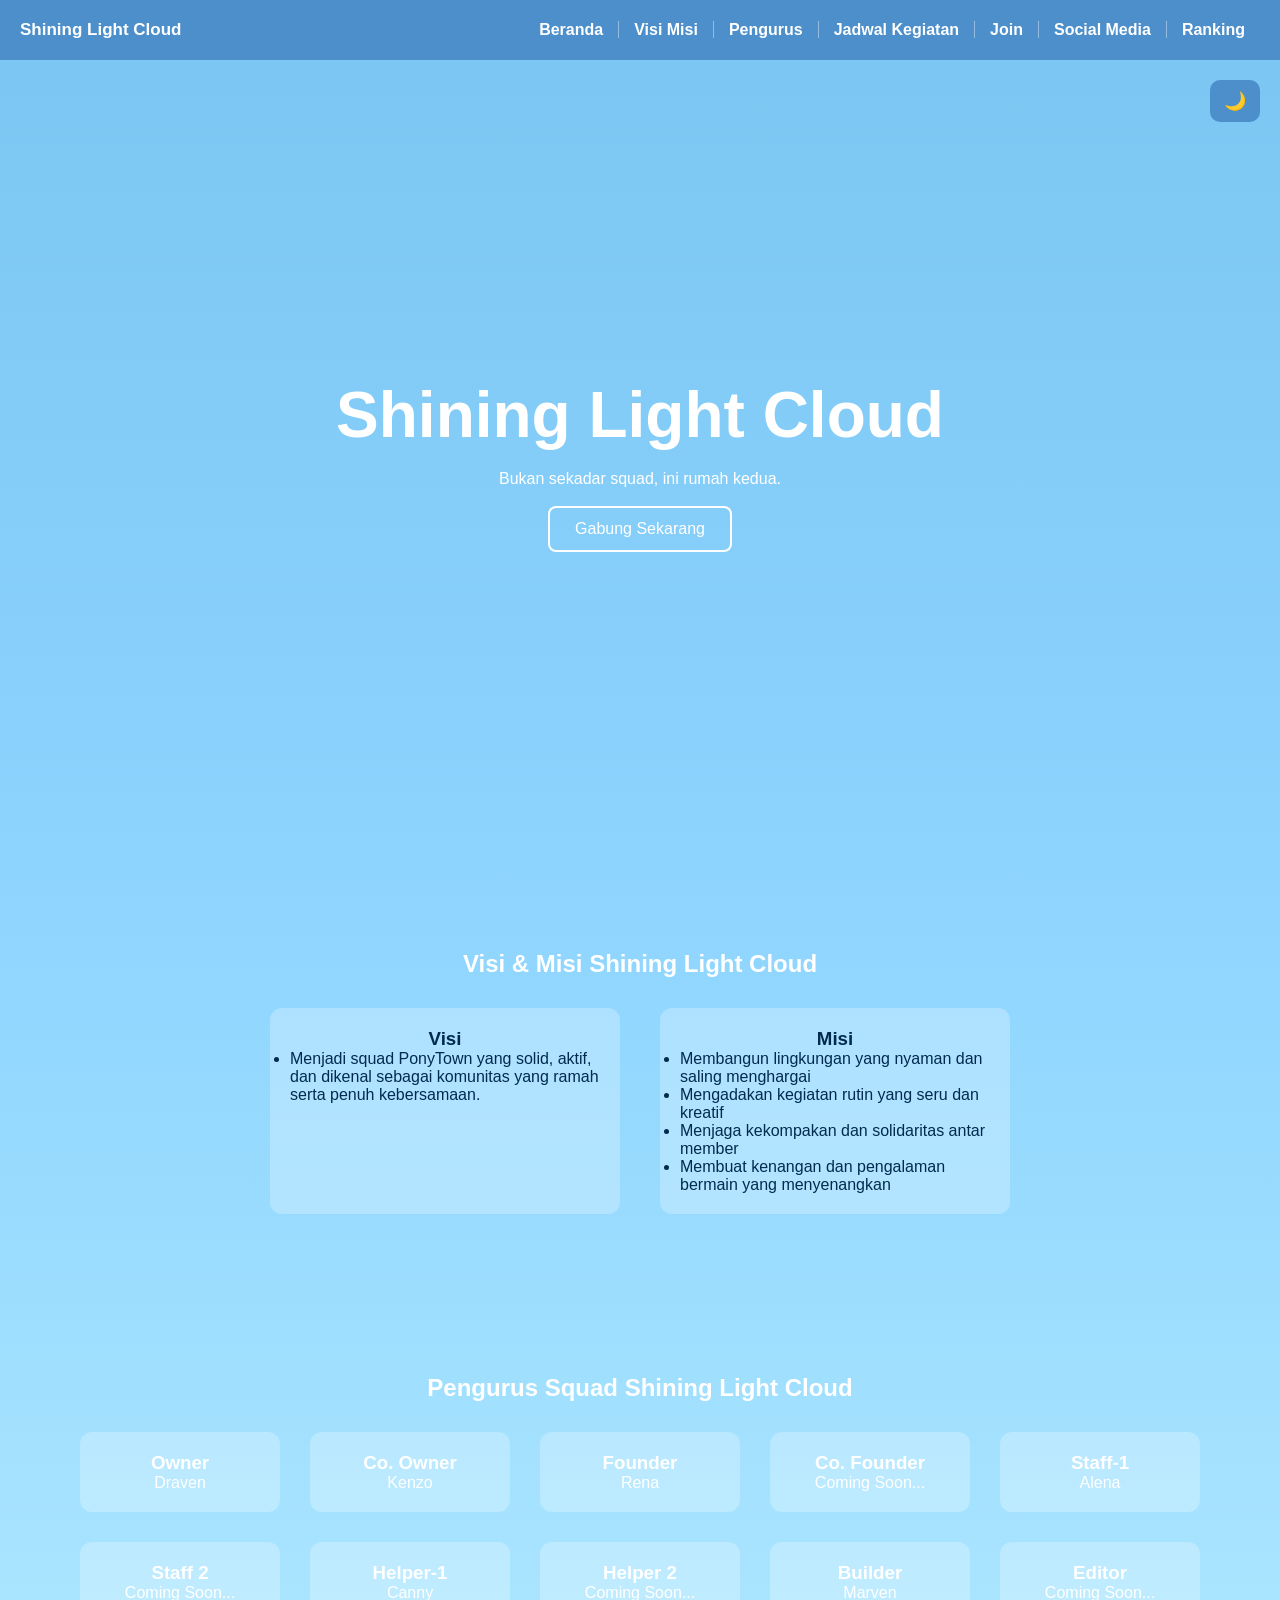
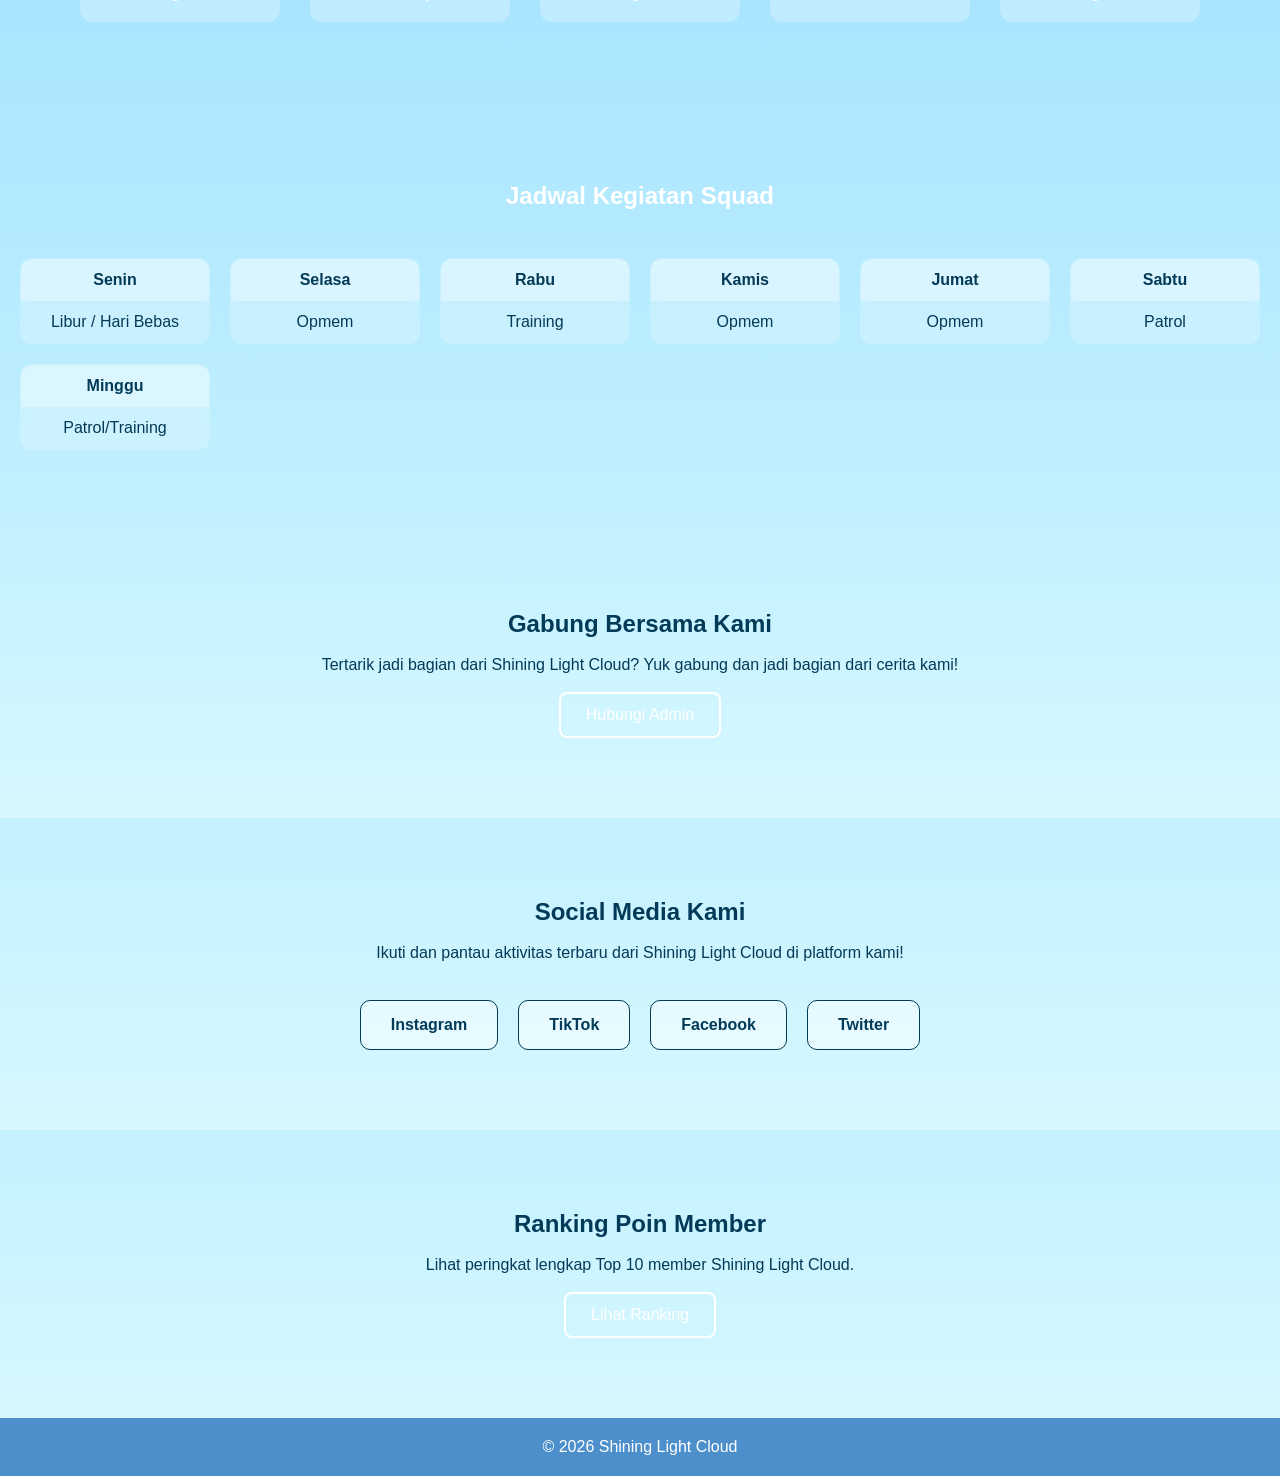
<file: index.html>
<!DOCTYPE html>
<html lang="id">
<head>
    <meta charset="UTF-8">
    <meta name="viewport" content="width=device-width, initial-scale=1.0">
    <title>Shining Light Cloud</title>
    <link rel="icon" href="assets//img/favicon.ico">
    <link rel="stylesheet" href="assets/css/beranda.css">
</head>
<body>

<nav class="navbar">
    <div class="logo">Shining Light Cloud</div>

    <div class="nav-scroll">
        <ul>
            <li><a href="#beranda">Beranda</a></li>
            <li><a href="#visi-misi">Visi Misi</a></li>
            <li><a href="#pengurus">Pengurus</a></li>
            <li><a href="#kegiatan">Jadwal Kegiatan</a></li>
            <li><a href="#join">Join</a></li>
            <li><a href="#social-media">Social Media</a></li>
            <li><a href="#ranking">Ranking</a></li>
        </ul>
    </div>
</nav>

<div class="theme-toggle" id="theme-toggle">🌙</div>

<section id="beranda" class="section hero">
    <div class="hero-text">
        <h1>Shining Light Cloud</h1> <br>
        <p>Bukan sekadar squad, ini rumah kedua.</p> <br>
        <a href="#join" class="btn">Gabung Sekarang</a>
    </div>
</section>

<section id="visi-misi" class="section about">
    <h2>Visi & Misi Shining Light Cloud</h2>

    <div class="about-container">
        <div class="visi">
            <h3>Visi</h3>
            <ul>
                <li>Menjadi squad PonyTown yang solid, aktif, dan dikenal sebagai komunitas yang ramah serta penuh kebersamaan.</li>
            </ul>
        </div>

        <div class="misi">
            <h3>Misi</h3>
            <ul>
                <li>Membangun lingkungan yang nyaman dan saling menghargai</li>
                <li>Mengadakan kegiatan rutin yang seru dan kreatif</li>
                <li>Menjaga kekompakan dan solidaritas antar member</li>
                <li>Membuat kenangan dan pengalaman bermain yang menyenangkan</li>
            </ul>
        </div>
    </div>
</section>

<section id="pengurus" class="section team">
    <h2>Pengurus Squad Shining Light Cloud</h2>

    <div class="team-container">

        <a href="pages/admin/draven.html" class="member">
            <h3>Owner</h3>
            <p>Draven</p>
        </a>

        <a href="pages/admin/kenzo.html" class="member">
            <h3>Co. Owner</h3>
            <p>Kenzo</p>
        </a>

        <a href="pages/admin/rena.html" class="member">
            <h3>Founder</h3>
            <p>Rena</p>
        </a>

        <div class="member">
            <h3>Co. Founder</h3>
            <p>Coming Soon...</p>
        </div>

        <a href="pages/admin/alena.html" class="member">
            <h3>Staff-1</h3>
            <p>Alena</p>
        </a>

        <div class="member">
            <h3>Staff 2</h3>
            <p>Coming Soon...</p>
        </div>

        <a href="pages/admin/canny.html" class="member">
            <h3>Helper-1</h3>
            <p>Canny</p>
        </a>

        <div class="member">
            <h3>Helper 2</h3>
            <p>Coming Soon...</p>
        </div>

        <a href="pages/admin/marven.html" class="member">
            <h3>Builder</h3>
            <p>Marven</p>
        </a>

        <div class="member">
            <h3>Editor</h3>
            <p>Coming Soon...</p>
        </div>

    </div>
</section>

<section id="kegiatan" class="section activity">
    <h2>Jadwal Kegiatan Squad</h2><br>

    <div class="schedule-grid">

        <table class="schedule-table">
            <tr><th>Senin</th></tr>
            <tr><td>Libur / Hari Bebas</td></tr>
        </table>

        <table class="schedule-table">
            <tr><th>Selasa</th></tr>
            <tr><td>Opmem</td></tr>
        </table>

        <table class="schedule-table">
            <tr><th>Rabu</th></tr>
            <tr><td>Training</td></tr>
        </table>

        <table class="schedule-table">
            <tr><th>Kamis</th></tr>
            <tr><td>Opmem</td></tr>
        </table>

        <table class="schedule-table">
            <tr><th>Jumat</th></tr>
            <tr><td>Opmem</td></tr>
        </table>

        <table class="schedule-table">
            <tr><th>Sabtu</th></tr>
            <tr><td>Patrol</td></tr>
        </table>

        <table class="schedule-table">
            <tr><th>Minggu</th></tr>
            <tr><td>Patrol/Training</td></tr>
        </table>

    </div>
</section>

<section id="join" class="section join">
    <h2>Gabung Bersama Kami</h2><br>
    <p>Tertarik jadi bagian dari Shining Light Cloud? Yuk gabung dan jadi bagian dari cerita kami!</p><br>

    <a href="pages/admin.html" class="btn">Hubungi Admin</a>
</section>

<section id="social-media" class="section social">
    <h2>Social Media Kami</h2><br>
    <p>Ikuti dan pantau aktivitas terbaru dari Shining Light Cloud di platform kami!</p><br>

    <div class="social-container">
        <a href="https://www.instagram.com/shininglightcloud?igsh=OTZnd3Znb2lmcnAx" class="social-box">Instagram</a>
        <a href="https://www.tiktok.com/@shining.light.clo?_r=1&_t=ZS-95J1mHnRZrQ" class="social-box">TikTok</a>
        <a href="https://www.facebook.com/profile.php?id=61574347956772&mibextid=rS40aB7S9Ucbxw6v" class="social-box">Facebook</a>
        <a href="https://x.com/SCloud65213" class="social-box">Twitter</a>
    </div>
</section>

<section id="ranking" class="section ranking">
    <h2>Ranking Poin Member</h2><br>
    <p>Lihat peringkat lengkap Top 10 member Shining Light Cloud.</p><br>

    <a href="pages/ranking.html" class="btn">Lihat Ranking</a>
</section>

<footer>
    &copy; 2026 Shining Light Cloud
</footer>

<script src="assets/js/beranda.js"></script>
</body>
</html>
</file>
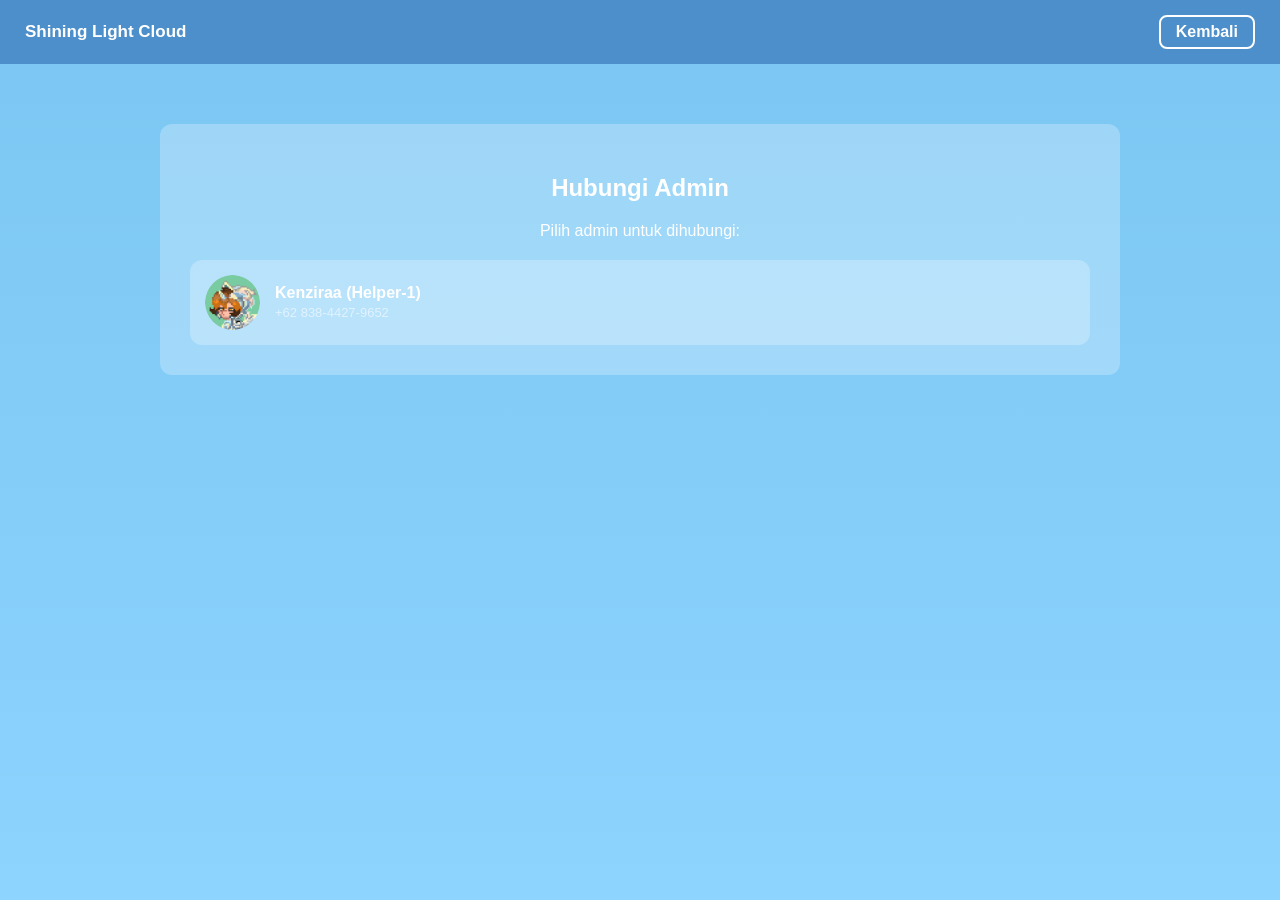
<file: pages/admin.html>
<!DOCTYPE html>
<html lang="id">
<head>
    <meta charset="UTF-8">
    <meta name="viewport" content="width=device-width, initial-scale=1.0">
    <title>Hubungi Admin</title>
    <link rel="stylesheet" href="../assets/css/admin.css">
</head>
<body>

    <header class="navbar">
        <div class="logo">Shining Light Cloud</div>

        <a href="../index.html" class="back-btn">Kembali</a>
    </header>

    <div class="container">
        <h2>Hubungi Admin</h2>
        <p>Pilih admin untuk dihubungi:</p>

        <a href="https://wa.me/6283844279652" class="admin-card">
            <img src="../assets/img/Kenziraa.png" class="profil-img">
            <div class="text">
                <h3>Kenziraa (Helper-1)</h3>
                <p>+62 838-4427-9652</p>
            </div>
        </a>

    </div>

</body>
</html>
</file>
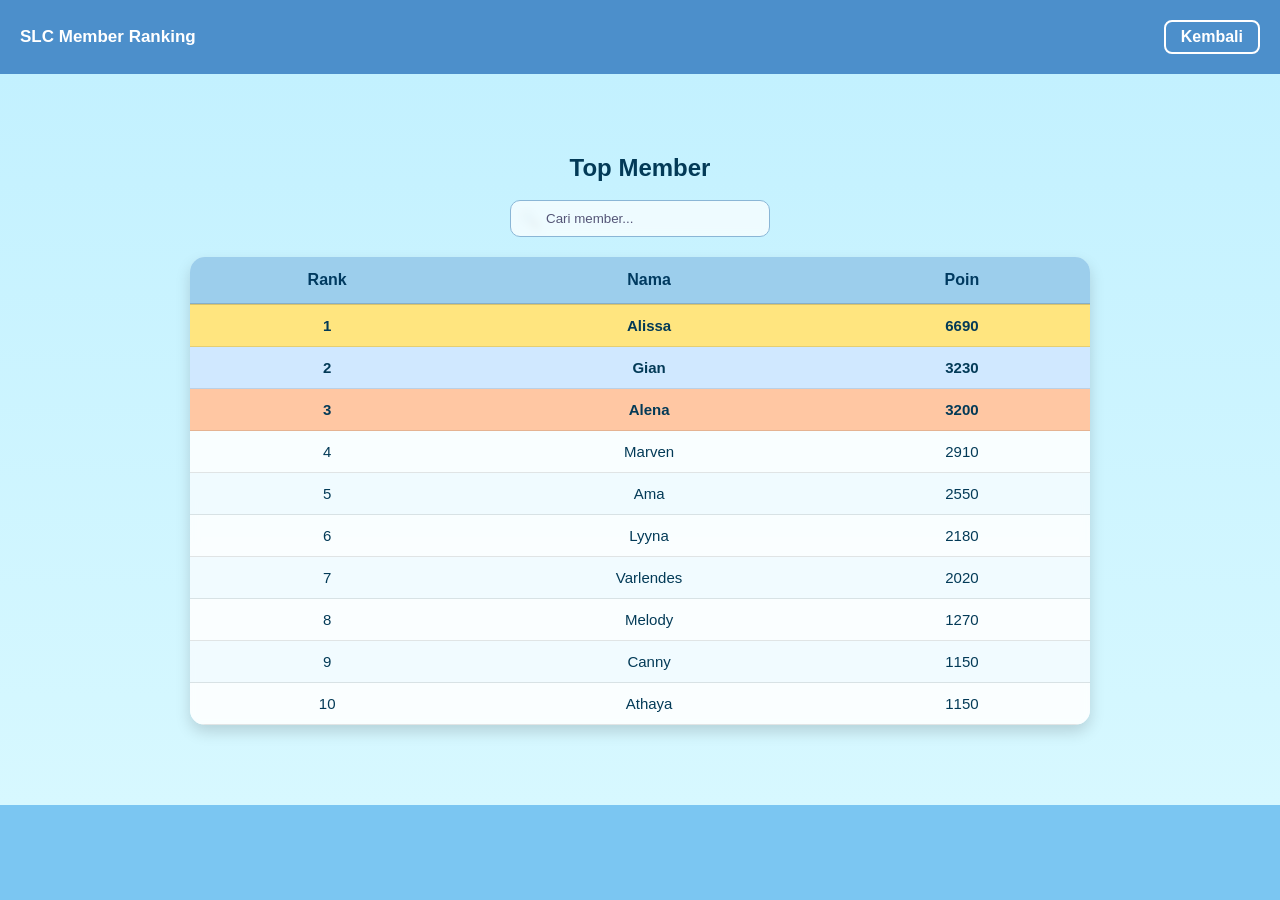
<file: pages/ranking.html>
<!DOCTYPE html>
<html lang="id">
<head>
    <meta charset="UTF-8">
    <meta name="viewport" content="width=device-width, initial-scale=1.0">
    <title>Ranking Member - SLC</title>

    <link rel="stylesheet" href="../assets/css/beranda.css">
    <link rel="stylesheet" href="../assets/css/ranking.css">
</head>
<body>

<nav class="navbar">
    <div class="logo">SLC Member Ranking</div>
    <a href="../index.html" class="back-btn">Kembali</a>
</nav>

<section class="section ranking">
    <h2>Top Member</h2><br>

    <div class="search-wrapper">
    <span class="search-icon">🔍</span>
    <input type="text" id="search" placeholder="Cari member...">
</div>

    <div class="ranking-container">
        <table class="ranking-table">
            <thead>
                <tr>
                    <th>Rank</th>
                    <th>Nama</th>
                    <th>Poin</th>
                </tr>
            </thead>
            <tbody id="ranking-body"></tbody>
        </table>
    </div>
</section>

<script src="../assets/js/ranking.js"></script>
</body>
</html>
</file>
<file: assets/css/beranda.css>
* {
    margin: 0;
    padding: 0;
    box-sizing: border-box;
}

html {
    scroll-behavior: smooth;
}

body {
    font-family: Arial, sans-serif;
    transition: background 0.5s ease, color 0.5s ease;
    background-color: #7BC6F2; 
}

.navbar {
    display: flex;
    justify-content: space-between;
    align-items: center;
    padding: 20px 20px;
    background: #4C8FCB; 
    color: white;
    position: sticky;
    top: 0;
    z-index: 100;
}

.nav-scroll {
    overflow-x: auto;
    white-space: nowrap;
    max-width: 65%;
}
.nav-scroll::-webkit-scrollbar { display: none; }
.nav-scroll ul { display: flex; }
.nav-scroll li { list-style: none; }

.nav-scroll li a {
    text-decoration: none;
    color: white;
    font-weight: bold;
    padding: 0 15px;
    border-right: 1px solid rgba(255,255,255,0.4);
    transition: 0.3s;
}
.nav-scroll li a:hover { opacity: 0.7; }
.nav-scroll li:last-child a { border-right: none; }

.logo {
    font-weight: bold;
    font-size: 17px;
}

.hero {
    height: 90vh;
    display: flex;
    justify-content: center;
    align-items: center;
    background: linear-gradient(180deg, #7BC6F2, #8DD4FF);
}
.hero h1 { font-size: 64px; }

.btn {
    display: inline-block;
    color: white;
    text-decoration: none;
    border: 2px solid white;
    padding: 12px 25px;
    border-radius: 8px;
    transition: 0.3s;
}
.btn:hover { background: rgba(255,255,255,0.2); }

.section {
    padding: 80px 20px;
    text-align: center;
    scroll-margin-top: 100px;
    color: white;
}

.about {
    background: linear-gradient(180deg, #8DD4FF, #9CDDFE);
}

.team {
    background: linear-gradient(180deg, #9CDDFE, #AEE7FF);
}

.activity {
    background: linear-gradient(180deg, #AEE7FF, #C3F1FF);
}

.join, .social, .ranking {
    background: linear-gradient(180deg, #C3F1FF, #D7F8FF);
    color: #033A57;
}

.about-container {
    display: flex;
    gap: 40px;
    justify-content: center;
    flex-wrap: wrap;
    margin-top: 30px;
}
.visi, .misi {
    background: rgba(255,255,255,0.25);
    padding: 20px;
    border-radius: 12px;
    width: 350px;
    color: #002B4D;
}
.visi ul, .misi ul { text-align: left; }

.team-container {
    display: flex;
    gap: 30px;
    flex-wrap: wrap;
    justify-content: center;
    margin-top: 30px;
}
.member {
    text-decoration: none;
    color: white;
    background: rgba(255,255,255,0.25);
    padding: 20px;
    border-radius: 12px;
    width: 200px;
    transition: 0.3s;
}
.member:hover {
    transform: translateY(-8px);
    background: rgba(255,255,255,0.35);
}

.schedule-grid {
    display: grid;
    grid-template-columns: repeat(auto-fit, minmax(180px, 1fr));
    gap: 20px;
    margin-top: 30px;
}

.schedule-table {
    width: 100%;
    border-collapse: collapse;
    background: rgba(255,255,255,0.22);
    backdrop-filter: blur(5px);
    border-radius: 12px;
    color: #033A57;
    overflow: hidden;
    border: 1px solid rgba(255,255,255,0.3);
}
.schedule-table th {
    padding: 12px;
    background: rgba(255,255,255,0.33);
}
.schedule-table td { padding: 12px; }

.social-container {
    display: flex;
    justify-content: center;
    flex-wrap: wrap;
    gap: 20px;
    margin-top: 20px;
}
.social-box {
    text-decoration: none;
    color: #033A57;
    background: rgba(255,255,255,0.45);
    border: 1px solid #033A57;
    padding: 15px 30px;
    border-radius: 10px;
    font-weight: bold;
    transition: 0.3s;
}
.social-box:hover {
    background: rgba(255,255,255,0.65);
    transform: translateY(-5px);
}

footer {
    text-align: center;
    padding: 20px;
    background: #4C8FCB;
    color: white;
}

body.dark-mode {
    background-color: #0F243A;
    color: white;
}

.dark-mode .navbar {
    background: linear-gradient(to right, #0F243A, #1A3654);
}

.dark-mode .hero {
    background: linear-gradient(180deg, #0F243A, #153557);
}

.dark-mode .about {
    background: linear-gradient(180deg, #153557, #1E4366);
}

.dark-mode .team {
    background: linear-gradient(180deg, #1E4366, #254F75);
}

.dark-mode .activity {
    background: linear-gradient(180deg, #254F75, #2E5B85);
}

.dark-mode .join,
.dark-mode .social,
.dark-mode .ranking {
    background: linear-gradient(180deg, #2E5B85, #366894);
    color: white;
}

.dark-mode .social-box {
    color: white;
    border-color: white;
    background: rgba(255,255,255,0.1);
}
.dark-mode .social-box:hover {
    background: rgba(255,255,255,0.2);
}

.dark-mode footer {
    background: #0F243A;
}

.theme-toggle {
    position: fixed;
    top: 80px; 
    right: 20px;

    background: #4C8FCB;
    color: white;

    padding: 10px 14px;
    border-radius: 10px;
    cursor: pointer;

    font-size: 18px;
    z-index: 999;

    transition: 0.3s;
}

.theme-toggle:hover {
    transform: scale(1.1);
}

.dark-mode .theme-toggle {
    background: #1A3654;
}

/* ================= MOBILE FIX ================= */
@media (max-width: 768px) {

    /* NAVBAR */
    .navbar {
        padding: 12px 15px;
    }

    .logo {
        font-size: 14px;
    }

    .nav-scroll {
        max-width: 60%;
    }

    .nav-scroll li a {
        padding: 0 10px;
        font-size: 12px;
    }

    /* HERO */
    .hero {
        height: 80vh;
        padding: 0 15px;
        text-align: center;
    }

    .hero h1 {
        font-size: 34px;
        line-height: 1.2;
    }

    /* SECTION */
    .section {
        padding: 60px 15px;
    }

    /* ABOUT */
    .visi, .misi {
        width: 100%;
        max-width: 100%;
    }

    /* TEAM */
    .team-container {
        gap: 15px;
    }

    .member {
        width: 100%;
        max-width: 220px;
        padding: 15px;
    }

    /* SCHEDULE */
    .schedule-grid {
        grid-template-columns: 1fr;
    }

    /* SOCIAL */
    .social-box {
        width: 100%;
        text-align: center;
        padding: 12px;
    }

    /* THEME BUTTON */
    .theme-toggle {
        top: 70px;
        right: 10px;
        padding: 8px 10px;
        font-size: 14px;
    }
}
</file>
<file: assets/css/admin.css>
body {
    margin: 0;
    font-family: Arial, sans-serif;
    min-height: 100vh;

    /* SAMA KAYAK BERANDA */
    background: linear-gradient(180deg, #7BC6F2, #8DD4FF);
}

/* NAVBAR (SAMA STYLE BERANDA) */
.navbar {
    display: flex;
    justify-content: space-between;
    align-items: center;
    padding: 15px 25px;
    background: #4C8FCB;
    color: white;
    position: sticky;
    top: 0;
}

.logo {
    font-size: 17px;
    font-weight: bold;
}

.back-btn {
    text-decoration: none;
    color: white;
    border: 2px solid white;
    padding: 6px 15px;
    border-radius: 8px;
    font-weight: bold;
    transition: 0.3s;
}

.back-btn:hover {
    background: rgba(255,255,255,0.2);
}

/* CONTAINER (NGIKUT SECTION STYLE BERANDA) */
.container {
    width: 90%;
    max-width: 900px;
    margin: 60px auto;
    padding: 30px;

    background: rgba(255,255,255,0.25);
    border-radius: 12px;

    color: white;
    text-align: center;
}

/* ADMIN CARD (NGIKUT MEMBER STYLE) */
.admin-card {
    display: flex;
    align-items: center;
    gap: 15px;

    background: rgba(255,255,255,0.25);
    padding: 15px;
    margin-top: 20px;

    border-radius: 12px;
    text-decoration: none;
    color: white;

    transition: 0.25s;
}

.admin-card:hover {
    transform: translateY(-5px);
    background: rgba(255,255,255,0.35);
}

/* FOTO */
.profil-img {
    width: 55px;
    height: 55px;
    object-fit: cover;
    border-radius: 50%;
}

/* TEXT */
.text {
    text-align: left;
}

.text h3 {
    margin: 0;
    font-size: 16px;
}

.text p {
    margin: 3px 0 0 0;
    font-size: 13px;
    color: #e0f3ff;
}
</file>
<file: assets/css/ranking.css>
.ranking-container {
    display: flex;
    justify-content: center;
    margin-top: 20px;
}

.ranking-table {
    width: 90%;
    max-width: 900px;
    border-collapse: collapse;
    background: rgba(255, 255, 255, 0.7);
    backdrop-filter: blur(4px);
    border-radius: 15px;
    overflow: hidden; 
    box-shadow: 0 7px 15px rgba(0, 0, 0, 0.15);
}

.ranking-table thead th {
    background: rgba(0, 120, 200, 0.35);
    color: #003a60;
    font-weight: bold;
    padding: 14px;
    font-size: 16px;
    border-bottom: 2px solid rgba(0,0,0,0.15);
}

.ranking-table td {
    padding: 12px;
    font-size: 15px;
    border-bottom: 1px solid rgba(0,0,0,0.1);
}

.ranking-table tbody tr:nth-child(even) {
    background: rgba(255,255,255,0.6);
}

.ranking-table tbody tr:nth-child(odd) {
    background: rgba(240,250,255,0.6);
}

.ranking-table tbody tr:hover {
    background: rgba(180,220,255,0.6);
    transition: 0.15s;
}

.top1 td {
    background: #ffe57f !important;
    font-weight: 700;
}
.top2 td {
    background: #d0e8ff !important;
    font-weight: 700;
}
.top3 td {
    background: #ffc7a3 !important;
    font-weight: 700;
}

.search-wrapper {
    position: relative;
    width: 260px;
    margin: 0 auto 20px auto;
}

.search-wrapper input {
    width: 100%;
    padding: 10px 10px 10px 35px;
    border-radius: 10px;
    border: 1px solid #8ab6d6;
    outline: none;
    background: rgba(255,255,255,0.7);
    backdrop-filter: blur(4px);
    transition: 0.2s;
}

.search-wrapper input:focus {
    border-color: #005f9e;
    box-shadow: 0 0 6px rgba(0, 95, 158, 0.4);
}

.search-wrapper input::placeholder {
    color: #557;
}

.search-icon {
    position: absolute;
    left: 10px;
    top: 50%;
    transform: translateY(-50%);
    opacity: 0.6;
}

.navbar {
    display: flex;
    justify-content: space-between;
    align-items: center;
}

.back-btn {
    text-decoration: none;
    color: white;
    border: 2px solid white;
    padding: 6px 15px;
    border-radius: 8px;
    font-weight: bold;
    transition: 0.3s;
}

.back-btn:hover {
    background: rgba(255,255,255,0.2);
}
</file>
